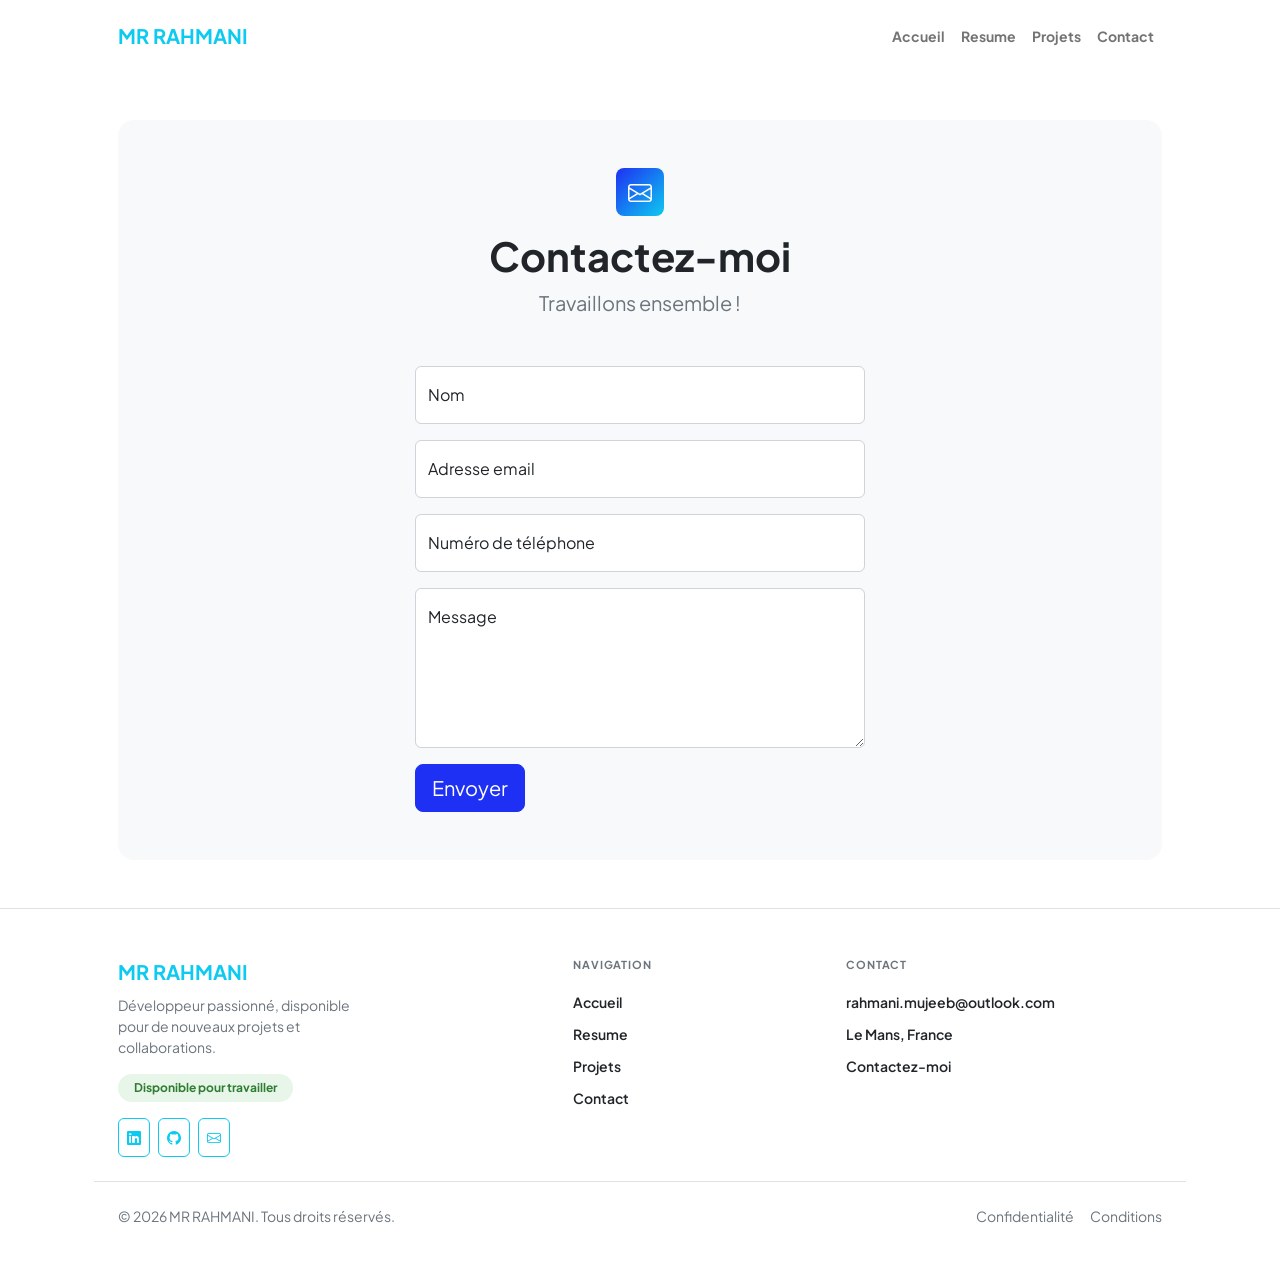
<file: contact.html>
<!DOCTYPE html>
<html lang="fr">
    <head>
        <meta charset="utf-8" />
        <meta name="viewport" content="width=device-width, initial-scale=1, shrink-to-fit=no" />
        <meta name="description" content="Contactez MR Rahmani, développeur web passionné basé au Mans, France." />
        <title>Contactezzzzzzzzz MR Rahmani – Développeur Web</title>
        <link rel="icon" type="image/x-icon" href="assets/favicon.ico" />
        <link rel="preconnect" href="https://fonts.googleapis.com" />
        <link rel="preconnect" href="https://fonts.gstatic.com" crossorigin />
        <link href="https://fonts.googleapis.com/css2?family=Plus+Jakarta+Sans:wght@100;200;300;400;500;600;700;800;900&display=swap" rel="stylesheet" />
        <link href="https://cdn.jsdelivr.net/npm/bootstrap-icons@1.8.1/font/bootstrap-icons.css" rel="stylesheet" />
        <link href="css/styles.css" rel="stylesheet" />
    </head>
    <body class="d-flex flex-column">
        <main class="flex-shrink-0">
            <!-- Navigation -->
            <nav class="navbar navbar-expand-lg navbar-light bg-white py-3">
                <div class="container px-5">
                    <a class="navbar-brand" href="index.html"><span class="fw-bolder text-primary">MR RAHMANI</span></a>
                    <button class="navbar-toggler" type="button" data-bs-toggle="collapse" data-bs-target="#navbarSupportedContent" aria-controls="navbarSupportedContent" aria-expanded="false" aria-label="Toggle navigation"><span class="navbar-toggler-icon"></span></button>
                    <div class="collapse navbar-collapse" id="navbarSupportedContent">
                        <ul class="navbar-nav ms-auto mb-2 mb-lg-0 small fw-bolder">
                            <li class="nav-item"><a class="nav-link" href="index.html">Accueil</a></li>
                            <li class="nav-item"><a class="nav-link" href="resume.html">Resume</a></li>
                            <li class="nav-item"><a class="nav-link" href="projects.html">Projets</a></li>
                            <li class="nav-item"><a class="nav-link" href="contact.html">Contact</a></li>
                        </ul>
                    </div>
                </div>
            </nav>

            <!-- Page content -->
            <section class="py-5">
                <div class="container px-5">
                    <div class="bg-light rounded-4 py-5 px-4 px-md-5">
                        <div class="text-center mb-5">
                            <div class="feature bg-primary bg-gradient-primary-to-secondary text-white rounded-3 mb-3"><i class="bi bi-envelope"></i></div>
                            <h1 class="fw-bolder">Contactez-moi</h1>
                            <p class="lead fw-normal text-muted mb-0">Travaillons ensemble !</p>
                        </div>
                        <div class="row gx-5 justify-content-center">
                            <div class="col-lg-8 col-xl-6">
                                <form action="https://formspree.io/f/mvzdjjdj" method="POST">
                                    <!-- Redirection vers merci.html après envoi -->
                                    <input type="hidden" name="_next" value="https://webforgedev1.github.io/votre-depot/merci.html" />

                                    <!-- Nom -->
                                    <div class="form-floating mb-3">
                                        <input class="form-control" id="name" type="text" name="name" placeholder="Votre nom" required />
                                        <label for="name">Nom</label>
                                    </div>
                                    <!-- Email -->
                                    <div class="form-floating mb-3">
                                        <input class="form-control" id="email" type="email" name="email" placeholder="name@example.com" required />
                                        <label for="email">Adresse email</label>
                                    </div>
                                    <!-- Téléphone -->
                                    <div class="form-floating mb-3">
                                        <input class="form-control" id="phone" type="tel" name="phone" placeholder="(123) 456-7890" />
                                        <label for="phone">Numéro de téléphone</label>
                                    </div>
                                    <!-- Message -->
                                    <div class="form-floating mb-3">
                                        <textarea class="form-control" id="message" name="message" placeholder="Votre message..." style="height: 10rem" required></textarea>
                                        <label for="message">Message</label>
                                    </div>
                                    <!-- Bouton -->
                                    <button class="btn btn-primary btn-lg" type="submit">Envoyer</button>
                                </form>
                            </div>
                        </div>
                    </div>
                </div>
            </section>
        </main>

        <!-- Footer -->
        <footer class="bg-white py-5 mt-auto border-top">
            <div class="container px-5">
                <div class="row g-5 pb-4 border-bottom mb-4">
                    <div class="col-lg-5">
                        <div class="fw-bolder text-primary fs-5 mb-2">MR RAHMANI</div>
                        <p class="text-muted small mb-3" style="max-width:260px;">
                            Développeur passionné, disponible pour de nouveaux projets et collaborations.
                        </p>
                        <span class="badge rounded-pill px-3 py-2" style="background:#e8f5e9; color:#2e7d32; font-size:12px;">
                            Disponible pour travailler
                        </span>
                        <div class="d-flex gap-2 mt-3">
                            <a href="https://www.linkedin.com/in/mujeeb-rahaman-rahmani/" target="_blank" class="btn btn-outline-secondary btn-sm rounded-2 p-2"><i class="bi bi-linkedin"></i></a>
                            <a href="https://github.com/WebForgeDev1/" target="_blank" class="btn btn-outline-secondary btn-sm rounded-2 p-2"><i class="bi bi-github"></i></a>
                            <a href="mailto:mujeebrahamanrahmani2122@gmail.com" target="_blank" class="btn btn-outline-secondary btn-sm rounded-2 p-2"><i class="bi bi-envelope"></i></a>
                        </div>
                    </div>
                    <div class="col-6 col-lg-3">
                        <p class="text-uppercase fw-bold small text-muted mb-3" style="letter-spacing:.08em; font-size:11px;">Navigation</p>
                        <ul class="list-unstyled">
                            <li class="mb-2"><a class="text-decoration-none fw-semibold text-dark small" href="index.html">Accueil</a></li>
                            <li class="mb-2"><a class="text-decoration-none fw-semibold text-dark small" href="resume.html">Resume</a></li>
                            <li class="mb-2"><a class="text-decoration-none fw-semibold text-dark small" href="projects.html">Projets</a></li>
                            <li class="mb-2"><a class="text-decoration-none fw-semibold text-dark small" href="contact.html">Contact</a></li>
                        </ul>
                    </div>
                    <div class="col-6 col-lg-4">
                        <p class="text-uppercase fw-bold small text-muted mb-3" style="letter-spacing:.08em; font-size:11px;">Contact</p>
                        <ul class="list-unstyled">
                            <li class="mb-2"><a class="text-decoration-none fw-semibold text-dark small" href="mailto:mujeebrahamanrahmani2122@gmail.com">rahmani.mujeeb@outlook.com</a></li>
                            <li class="mb-2"><a class="text-decoration-none fw-semibold text-dark small" href="#">Le Mans, France</a></li>
                            <li class="mb-2"><a class="text-decoration-none fw-semibold text-dark small" href="contact.html">Contactez-moi</a></li>
                        </ul>
                    </div>
                </div>
                <div class="d-flex justify-content-between align-items-center flex-wrap gap-2">
                    <p class="small text-muted m-0">© 2026 MR RAHMANI. Tous droits réservés.</p>
                    <div class="d-flex gap-3">
                        <a class="small text-muted text-decoration-none" href="conditions.html">Confidentialité</a>
                        <a class="small text-muted text-decoration-none" href="conditions.html">Conditions</a>
                    </div>
                </div>
            </div>
        </footer>

    </body>
</html>
</file>
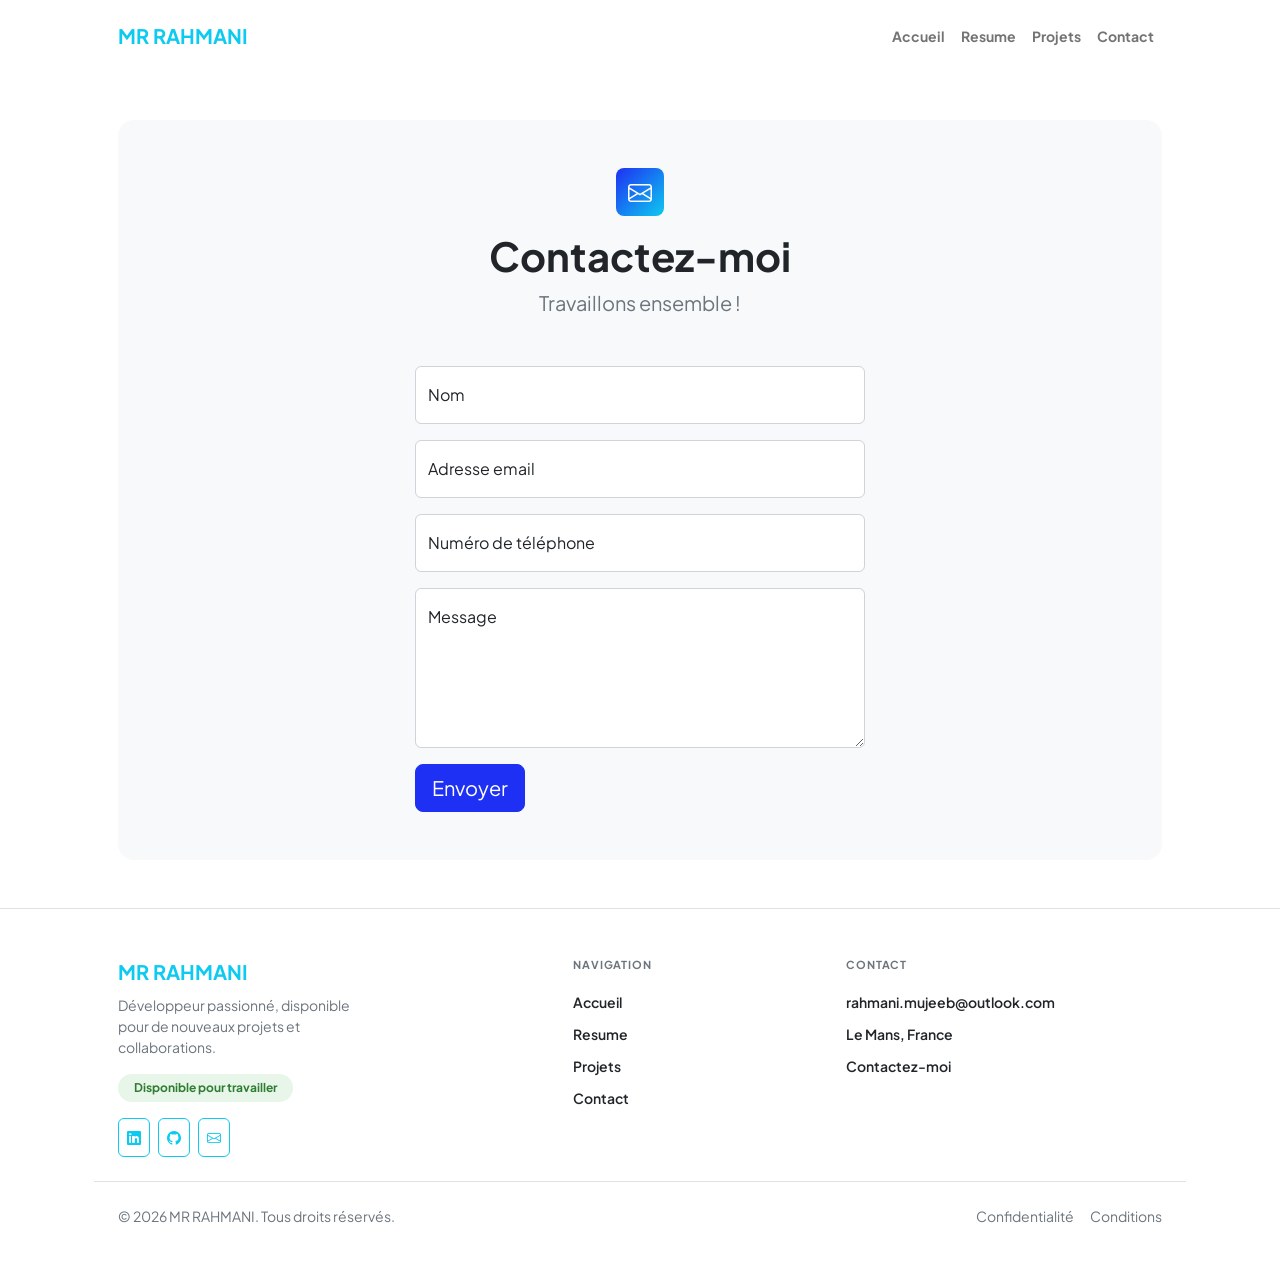
<file: merci.html>
<!DOCTYPE html>
<html lang="fr">
    <head>
        <meta charset="utf-8" />
        <meta name="viewport" content="width=device-width, initial-scale=1, shrink-to-fit=no" />
        <meta name="description" content="Contactez MR Rahmani, développeur web passionné basé au Mans, France." />
        <title>Contactez MR Rahmani – Développeur Web</title>
        <link rel="icon" type="image/x-icon" href="assets/favicon.ico" />
        <link rel="preconnect" href="https://fonts.googleapis.com" />
        <link rel="preconnect" href="https://fonts.gstatic.com" crossorigin />
        <link href="https://fonts.googleapis.com/css2?family=Plus+Jakarta+Sans:wght@100;200;300;400;500;600;700;800;900&display=swap" rel="stylesheet" />
        <link href="https://cdn.jsdelivr.net/npm/bootstrap-icons@1.8.1/font/bootstrap-icons.css" rel="stylesheet" />
        <link href="css/styles.css" rel="stylesheet" />
    </head>
    <body class="d-flex flex-column">
        <main class="flex-shrink-0">
            <!-- Navigation -->
            <nav class="navbar navbar-expand-lg navbar-light bg-white py-3">
                <div class="container px-5">
                    <a class="navbar-brand" href="index.html"><span class="fw-bolder text-primary">MR RAHMANI</span></a>
                    <button class="navbar-toggler" type="button" data-bs-toggle="collapse" data-bs-target="#navbarSupportedContent" aria-controls="navbarSupportedContent" aria-expanded="false" aria-label="Toggle navigation"><span class="navbar-toggler-icon"></span></button>
                    <div class="collapse navbar-collapse" id="navbarSupportedContent">
                        <ul class="navbar-nav ms-auto mb-2 mb-lg-0 small fw-bolder">
                            <li class="nav-item"><a class="nav-link" href="index.html">Accueil</a></li>
                            <li class="nav-item"><a class="nav-link" href="resume.html">Resume</a></li>
                            <li class="nav-item"><a class="nav-link" href="projects.html">Projets</a></li>
                            <li class="nav-item"><a class="nav-link" href="contact.html">Contact</a></li>
                        </ul>
                    </div>
                </div>
            </nav>

            <!-- Page content -->
            <section class="py-5">
                <div class="container px-5">
                    <div class="bg-light rounded-4 py-5 px-4 px-md-5">
                        <div class="text-center mb-5">
                            <div class="feature bg-primary bg-gradient-primary-to-secondary text-white rounded-3 mb-3"><i class="bi bi-envelope"></i></div>
                            <h1 class="fw-bolder">Contactez-moi</h1>
                            <p class="lead fw-normal text-muted mb-0">Travaillons ensemble !</p>
                        </div>
                        <div class="row gx-5 justify-content-center">
                            <div class="col-lg-8 col-xl-6">
                                <form id="contactForm">
                                    <!-- Nom -->
                                    <div class="form-floating mb-3">
                                        <input class="form-control" id="name" type="text" name="name" placeholder="Votre nom" required />
                                        <label for="name">Nom</label>
                                    </div>
                                    <!-- Email -->
                                    <div class="form-floating mb-3">
                                        <input class="form-control" id="email" type="email" name="email" placeholder="name@example.com" required />
                                        <label for="email">Adresse email</label>
                                    </div>
                                    <!-- Téléphone -->
                                    <div class="form-floating mb-3">
                                        <input class="form-control" id="phone" type="tel" name="phone" placeholder="(123) 456-7890" />
                                        <label for="phone">Numéro de téléphone</label>
                                    </div>
                                    <!-- Message -->
                                    <div class="form-floating mb-3">
                                        <textarea class="form-control" id="message" name="message" placeholder="Votre message..." style="height: 10rem" required></textarea>
                                        <label for="message">Message</label>
                                    </div>
                                    <!-- Bouton -->
                                    <button class="btn btn-primary btn-lg" type="submit" id="submitButton">
                                        <span id="btnText">Envoyer</span>
                                        <span id="btnSpinner" class="d-none spinner-border spinner-border-sm ms-2" role="status"></span>
                                    </button>
                                </form>
                            </div>
                        </div>
                    </div>
                </div>
            </section>
        </main>

        <!-- Footer -->
        <footer class="bg-white py-5 mt-auto border-top">
            <div class="container px-5">
                <div class="row g-5 pb-4 border-bottom mb-4">
                    <div class="col-lg-5">
                        <div class="fw-bolder text-primary fs-5 mb-2">MR RAHMANI</div>
                        <p class="text-muted small mb-3" style="max-width:260px;">
                            Développeur passionné, disponible pour de nouveaux projets et collaborations.
                        </p>
                        <span class="badge rounded-pill px-3 py-2" style="background:#e8f5e9; color:#2e7d32; font-size:12px;">
                            Disponible pour travailler
                        </span>
                        <div class="d-flex gap-2 mt-3">
                            <a href="https://www.linkedin.com/in/mujeeb-rahaman-rahmani/" target="_blank" class="btn btn-outline-secondary btn-sm rounded-2 p-2"><i class="bi bi-linkedin"></i></a>
                            <a href="https://github.com/WebForgeDev1/" target="_blank" class="btn btn-outline-secondary btn-sm rounded-2 p-2"><i class="bi bi-github"></i></a>
                            <a href="mailto:mujeebrahamanrahmani2122@gmail.com" target="_blank" class="btn btn-outline-secondary btn-sm rounded-2 p-2"><i class="bi bi-envelope"></i></a>
                        </div>
                    </div>
                    <div class="col-6 col-lg-3">
                        <p class="text-uppercase fw-bold small text-muted mb-3" style="letter-spacing:.08em; font-size:11px;">Navigation</p>
                        <ul class="list-unstyled">
                            <li class="mb-2"><a class="text-decoration-none fw-semibold text-dark small" href="index.html">Accueil</a></li>
                            <li class="mb-2"><a class="text-decoration-none fw-semibold text-dark small" href="resume.html">Resume</a></li>
                            <li class="mb-2"><a class="text-decoration-none fw-semibold text-dark small" href="projects.html">Projets</a></li>
                            <li class="mb-2"><a class="text-decoration-none fw-semibold text-dark small" href="contact.html">Contact</a></li>
                        </ul>
                    </div>
                    <div class="col-6 col-lg-4">
                        <p class="text-uppercase fw-bold small text-muted mb-3" style="letter-spacing:.08em; font-size:11px;">Contact</p>
                        <ul class="list-unstyled">
                            <li class="mb-2"><a class="text-decoration-none fw-semibold text-dark small" href="mailto:mujeebrahamanrahmani2122@gmail.com">rahmani.mujeeb@outlook.com</a></li>
                            <li class="mb-2"><a class="text-decoration-none fw-semibold text-dark small" href="#">Le Mans, France</a></li>
                            <li class="mb-2"><a class="text-decoration-none fw-semibold text-dark small" href="contact.html">Contactez-moi</a></li>
                        </ul>
                    </div>
                </div>
                <div class="d-flex justify-content-between align-items-center flex-wrap gap-2">
                    <p class="small text-muted m-0">© 2026 MR RAHMANI. Tous droits réservés.</p>
                    <div class="d-flex gap-3">
                        <a class="small text-muted text-decoration-none" href="conditions.html">Confidentialité</a>
                        <a class="small text-muted text-decoration-none" href="conditions.html">Conditions</a>
                    </div>
                </div>
            </div>
        </footer>

        <script>
            const form = document.getElementById("contactForm");
            const submitBtn = document.getElementById("submitButton");
            const btnText = document.getElementById("btnText");
            const btnSpinner = document.getElementById("btnSpinner");

            form.addEventListener("submit", async function(e) {
                e.preventDefault();

                // Spinner
                btnText.textContent = "Envoi en cours...";
                btnSpinner.classList.remove("d-none");
                submitBtn.disabled = true;

                const data = new FormData(form);

                try {
                    const response = await fetch("https://formspree.io/f/mvzdjjdj", {
                        method: "POST",
                        body: data,
                        headers: { "Accept": "application/json" }
                    });

                    if (response.ok) {
                        // Redirection vers merci.html
                        window.location.href = "merci.html";
                    } else {
                        alert("Erreur lors de l'envoi. Veuillez réessayer.");
                        btnText.textContent = "Envoyer";
                        btnSpinner.classList.add("d-none");
                        submitBtn.disabled = false;
                    }
                } catch (error) {
                    alert("Erreur réseau. Veuillez réessayer.");
                    btnText.textContent = "Envoyer";
                    btnSpinner.classList.add("d-none");
                    submitBtn.disabled = false;
                }
            });
        </script>

    </body>
</html>
</file>
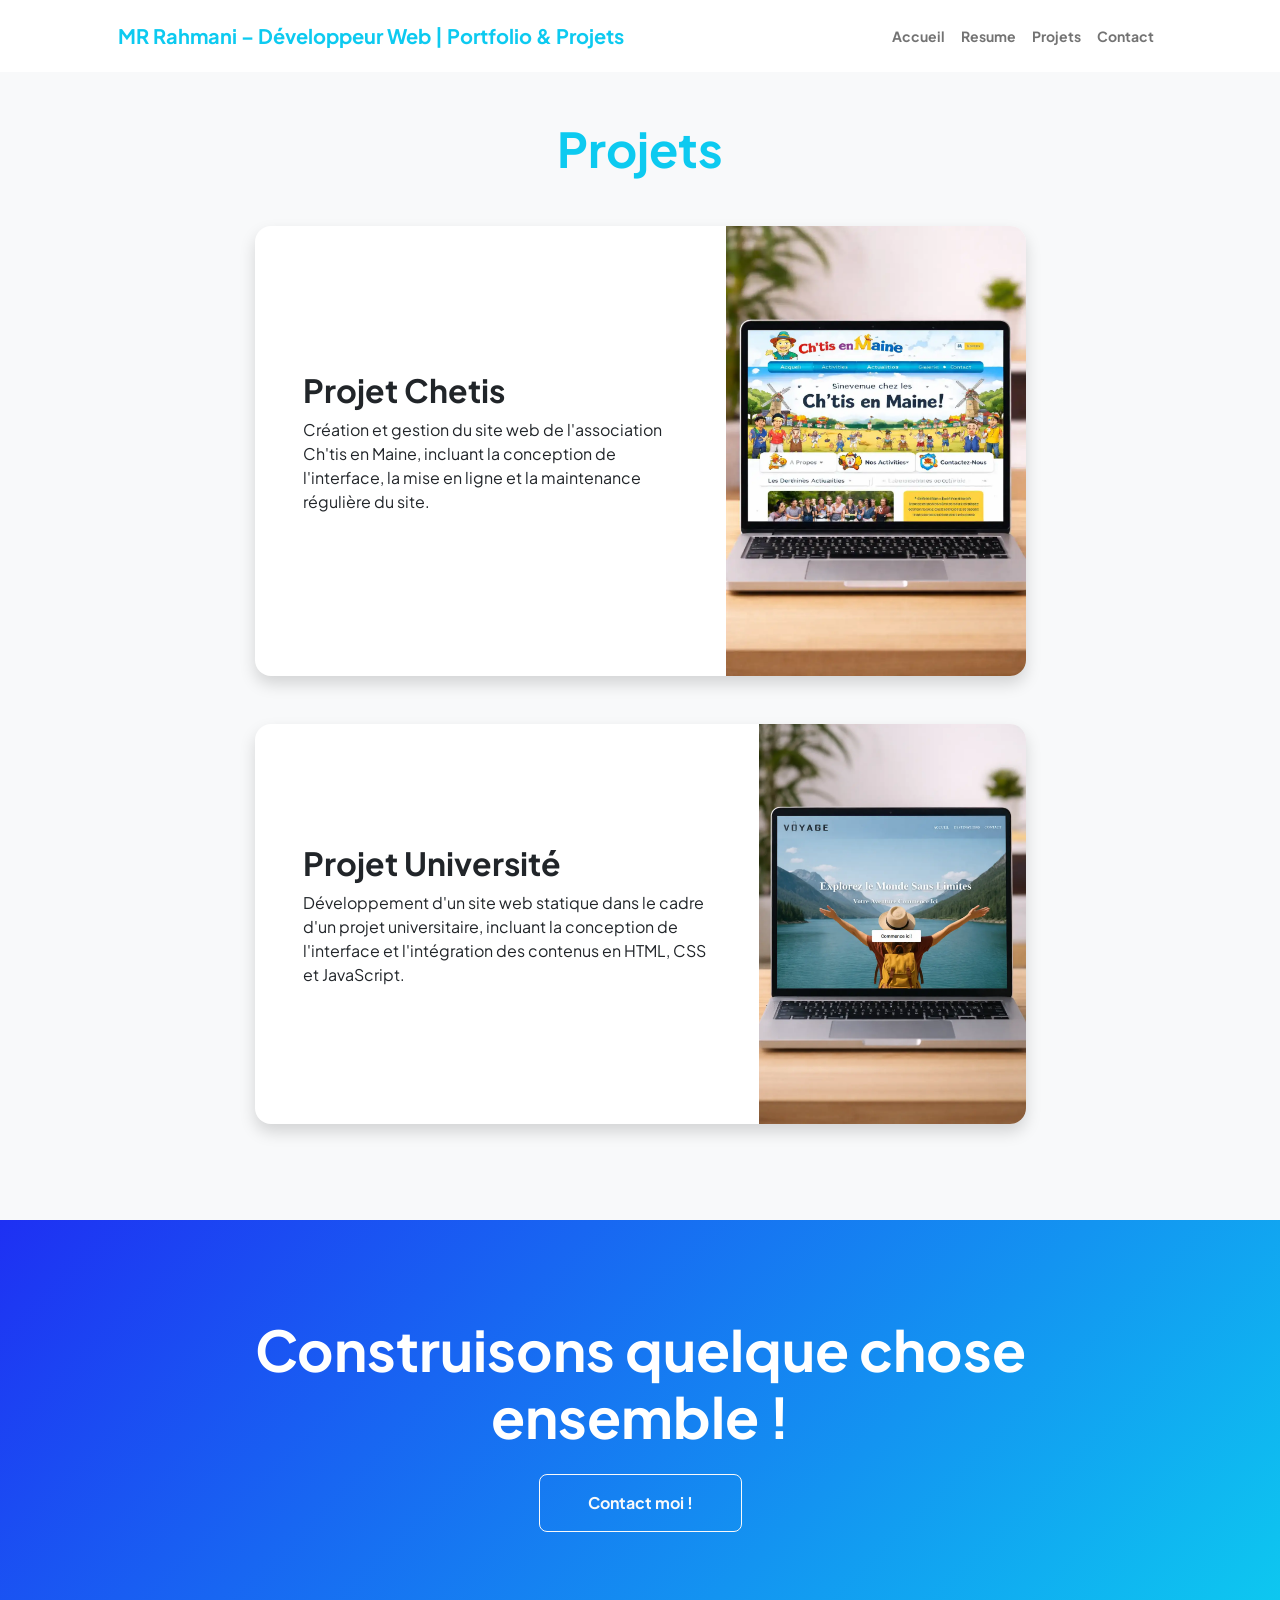
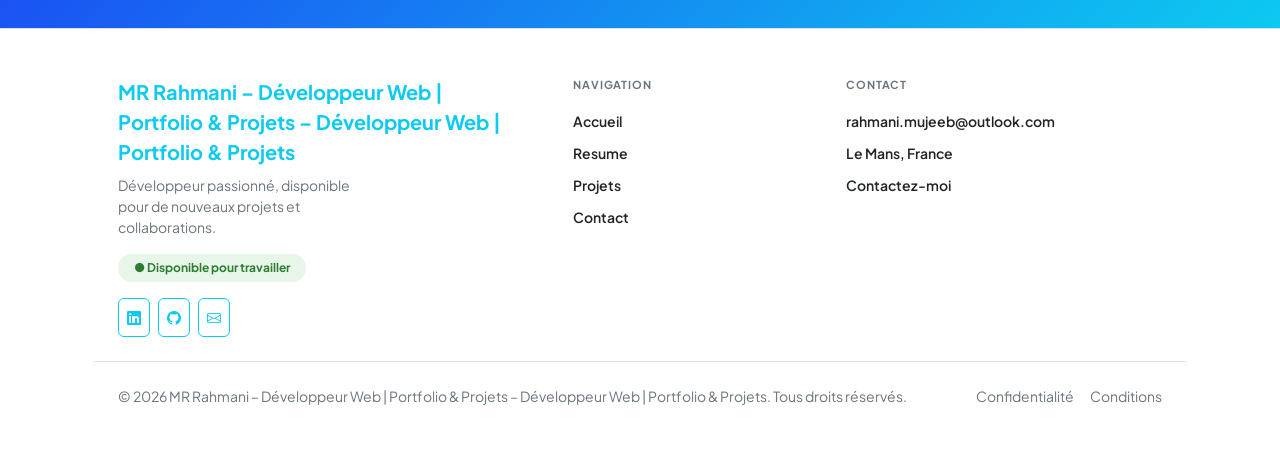
<file: projects.html>
<!DOCTYPE html>
<html lang="fr">
    <head>
        <meta charset="utf-8">
        <meta name="viewport" content="width=device-width, initial-scale=1, shrink-to-fit=no">
        <meta name="description" content="Découvrez les projets web réalisés par MR Rahmani : sites responsive, applications web et intégrations modernes.">
        <meta name="author" content="">
        <title>MR Rahmani – Développeur Web | Portfolio & Projets</title>
        <!-- Favicon-->
        <link rel="icon" type="image/x-icon" href="assets/favicon.ico">
        <!-- Custom Google font-->
        <link rel="preconnect" href="https://fonts.googleapis.com">
        <link rel="preconnect" href="https://fonts.gstatic.com" crossorigin>
        <link href="https://fonts.googleapis.com/css2?family=Plus+Jakarta+Sans:wght@100;200;300;400;500;600;700;800;900&amp;display=swap" rel="stylesheet">
        <!-- Bootstrap icons-->
        <link href="https://cdn.jsdelivr.net/npm/bootstrap-icons@1.8.1/font/bootstrap-icons.css" rel="stylesheet">
        <!-- Core theme CSS (includes Bootstrap)-->
        <link href="css/styles.css" rel="stylesheet">
    </head>
    <body class="d-flex flex-column h-100 bg-light">
        <main class="flex-shrink-0">
            <!-- Navigation-->
            <nav class="navbar navbar-expand-lg navbar-light bg-white py-3">
                <div class="container px-5">
                    <a class="navbar-brand" href="index.html"><span class="fw-bolder text-primary">MR Rahmani – Développeur Web | Portfolio & Projets</span></a>
                    <button class="navbar-toggler" type="button" data-bs-toggle="collapse" data-bs-target="#navbarSupportedContent" aria-controls="navbarSupportedContent" aria-expanded="false" aria-label="Toggle navigation"><span class="navbar-toggler-icon"></span></button>
                    <div class="collapse navbar-collapse" id="navbarSupportedContent">
                        <ul class="navbar-nav ms-auto mb-2 mb-lg-0 small fw-bolder">
                            <li class="nav-item"><a class="nav-link" href="index.html">Accueil</a></li>
                            <li class="nav-item"><a class="nav-link" href="resume.html">Resume</a></li>
                            <li class="nav-item"><a class="nav-link" href="projects.html">Projets</a></li>
                            <li class="nav-item"><a class="nav-link" href="contact.html">Contact</a></li>
                        </ul>
                    </div>
                </div>
            </nav>
            <!-- Projects Section-->
            <section class="py-5">
                <div class="container px-5 mb-5">
                    <div class="text-center mb-5">
                        <h1 class="display-5 fw-bolder mb-0"><span class="text-gradient d-inline">Projets</span></h1>
                    </div>
                    <div class="row gx-5 justify-content-center">
                        <div class="col-lg-11 col-xl-9 col-xxl-8">
                            <!-- Project Card 1-->
                            <div class="card overflow-hidden shadow rounded-4 border-0 mb-5">
                                <div class="card-body p-0">
                                    <div class="d-flex align-items-center">
                                        <div class="p-5">
                                            <h2 class="fw-bolder">Projet Chetis </h2>
                                            <p>Création et gestion du site web de l'association Ch'tis en Maine, incluant la conception de l'interface, la mise en ligne et la maintenance régulière du site.</p>
                                        </div>
                                        <img class="img-fluid" src="assets/assocaition_web.webp" alt="Site web de l'association Ch'tis en Maine" width="300">
                                    </div>
                                </div>
                            </div>
                            <!-- Project Card 2-->
                            <div class="card overflow-hidden shadow rounded-4 border-0">
                                <div class="card-body p-0">
                                    <div class="d-flex align-items-center">
                                        <div class="p-5">
                                            <h2 class="fw-bolder">Projet Université</h2>
                                            <p>Développement d'un site web statique dans le cadre d'un projet universitaire, incluant la conception de l'interface et l'intégration des contenus en HTML, CSS et JavaScript.</p>
                                        </div>
                                        <img class="img-fluid" src="assets/uni_projet.webp" alt="universite_projet" width="300px" height="400px" >
                                    </div>
                                </div>
                            </div>
                        </div>
                    </div>
                </div>
            </section>
            <!-- Call to action section-->
            <section class="py-5 bg-gradient-primary-to-secondary text-white">
                <div class="container px-5 my-5">
                    <div class="text-center">
                        <h2 class="display-4 fw-bolder mb-4">Construisons quelque chose ensemble !</h2>
                        <a class="btn btn-outline-light btn-lg px-5 py-3 fs-6 fw-bolder" href="contact.html">Contact moi !</a>
                    </div>
                </div>
            </section>
        </main>
     

        
  
        <!-- Footer -->
<footer class="bg-white py-5 mt-auto border-top">
  <div class="container px-5">
    <div class="row g-5 pb-4 border-bottom mb-4">

      <!-- Brand col -->
      <div class="col-lg-5">
        <div class="fw-bolder text-primary fs-5 mb-2">MR Rahmani – Développeur Web | Portfolio & Projets – Développeur Web | Portfolio & Projets</div>
        <p class="text-muted small mb-3" style="max-width:260px;">
          Développeur passionné, disponible pour de nouveaux projets et collaborations.
        </p>
        <span class="badge rounded-pill px-3 py-2" style="background:#e8f5e9; color:#2e7d32; font-size:12px;">
          ● Disponible pour travailler
        </span>
        <div class="d-flex gap-2 mt-3">
          <a href="https://www.linkedin.com/in/mujeeb-rahaman-rahmani/" target="_blank" aria-label="linkedin de MR Rahmani – Développeur Web | Portfolio & Projets" class="btn btn-outline-secondary btn-sm rounded-2 p-2"><i class="bi bi-linkedin"></i></a>
          <a href="https://github.com/WebForgeDev1/" target="_blank" aria-label="GitHub de MR Rahmani – Développeur Web | Portfolio & Projets" class="btn btn-outline-secondary btn-sm rounded-2 p-2"><i class="bi bi-github"></i></a>
          <a href="mailto:rahmani.mujeeb@outlook.com" target="_blank" aria-label="Envoyer un message" class="btn btn-outline-secondary btn-sm rounded-2 p-2"><i class="bi bi-envelope"></i></a>
        </div>
      </div>

      <!-- Nav col -->
      <div class="col-6 col-lg-3">
        <p class="text-uppercase fw-bold small text-muted mb-3" style="letter-spacing:.08em; font-size:11px;">Navigation</p>
        <ul class="list-unstyled">
          <li class="mb-2"><a class="text-decoration-none fw-semibold text-dark small" href="index.html">Accueil</a></li>
          <li class="mb-2"><a class="text-decoration-none fw-semibold text-dark small" href="resume.html">Resume</a></li>
          <li class="mb-2"><a class="text-decoration-none fw-semibold text-dark small" href="projects.html">Projets</a></li>
          <li class="mb-2"><a class="text-decoration-none fw-semibold text-dark small" href="contact.html">Contact</a></li>
        </ul>
      </div>

      <!-- Contact col -->
      <div class="col-6 col-lg-4">
        <p class="text-uppercase fw-bold small text-muted mb-3" style="letter-spacing:.08em; font-size:11px;">Contact</p>
        <ul class="list-unstyled">
          <li class="mb-2"><a class="text-decoration-none fw-semibold text-dark small" href="mailto:rahmani.mujeeb@outlook.com">rahmani.mujeeb@outlook.com</a></li>
          <li class="mb-2"><a class="text-decoration-none fw-semibold text-dark small" href="#">Le Mans, France</a></li>
          <li class="mb-2"><a class="text-decoration-none fw-semibold text-dark small" href="contact.html">Contactez-moi</a></li>
        </ul>
      </div>

    </div>

    <!-- Bottom bar -->
    <div class="d-flex justify-content-between align-items-center flex-wrap gap-2">
      <p class="small text-muted m-0">© 2026 MR Rahmani – Développeur Web | Portfolio & Projets – Développeur Web | Portfolio & Projets. Tous droits réservés.</p>
      <div class="d-flex gap-3">
        <a class="small text-muted text-decoration-none" href="conditions.html">Confidentialité</a>
        <a class="small text-muted text-decoration-none" href="conditions.html">Conditions</a>
      </div>
    </div>

  </div>
</footer>
        <!-- Bootstrap core JS-->
        <script src="https://cdn.jsdelivr.net/npm/bootstrap@5.2.3/dist/js/bootstrap.bundle.min.js"></script>
        <!-- Core theme JS-->
        <script src="js/scripts.js"></script>
    </body>
</html>
</file>
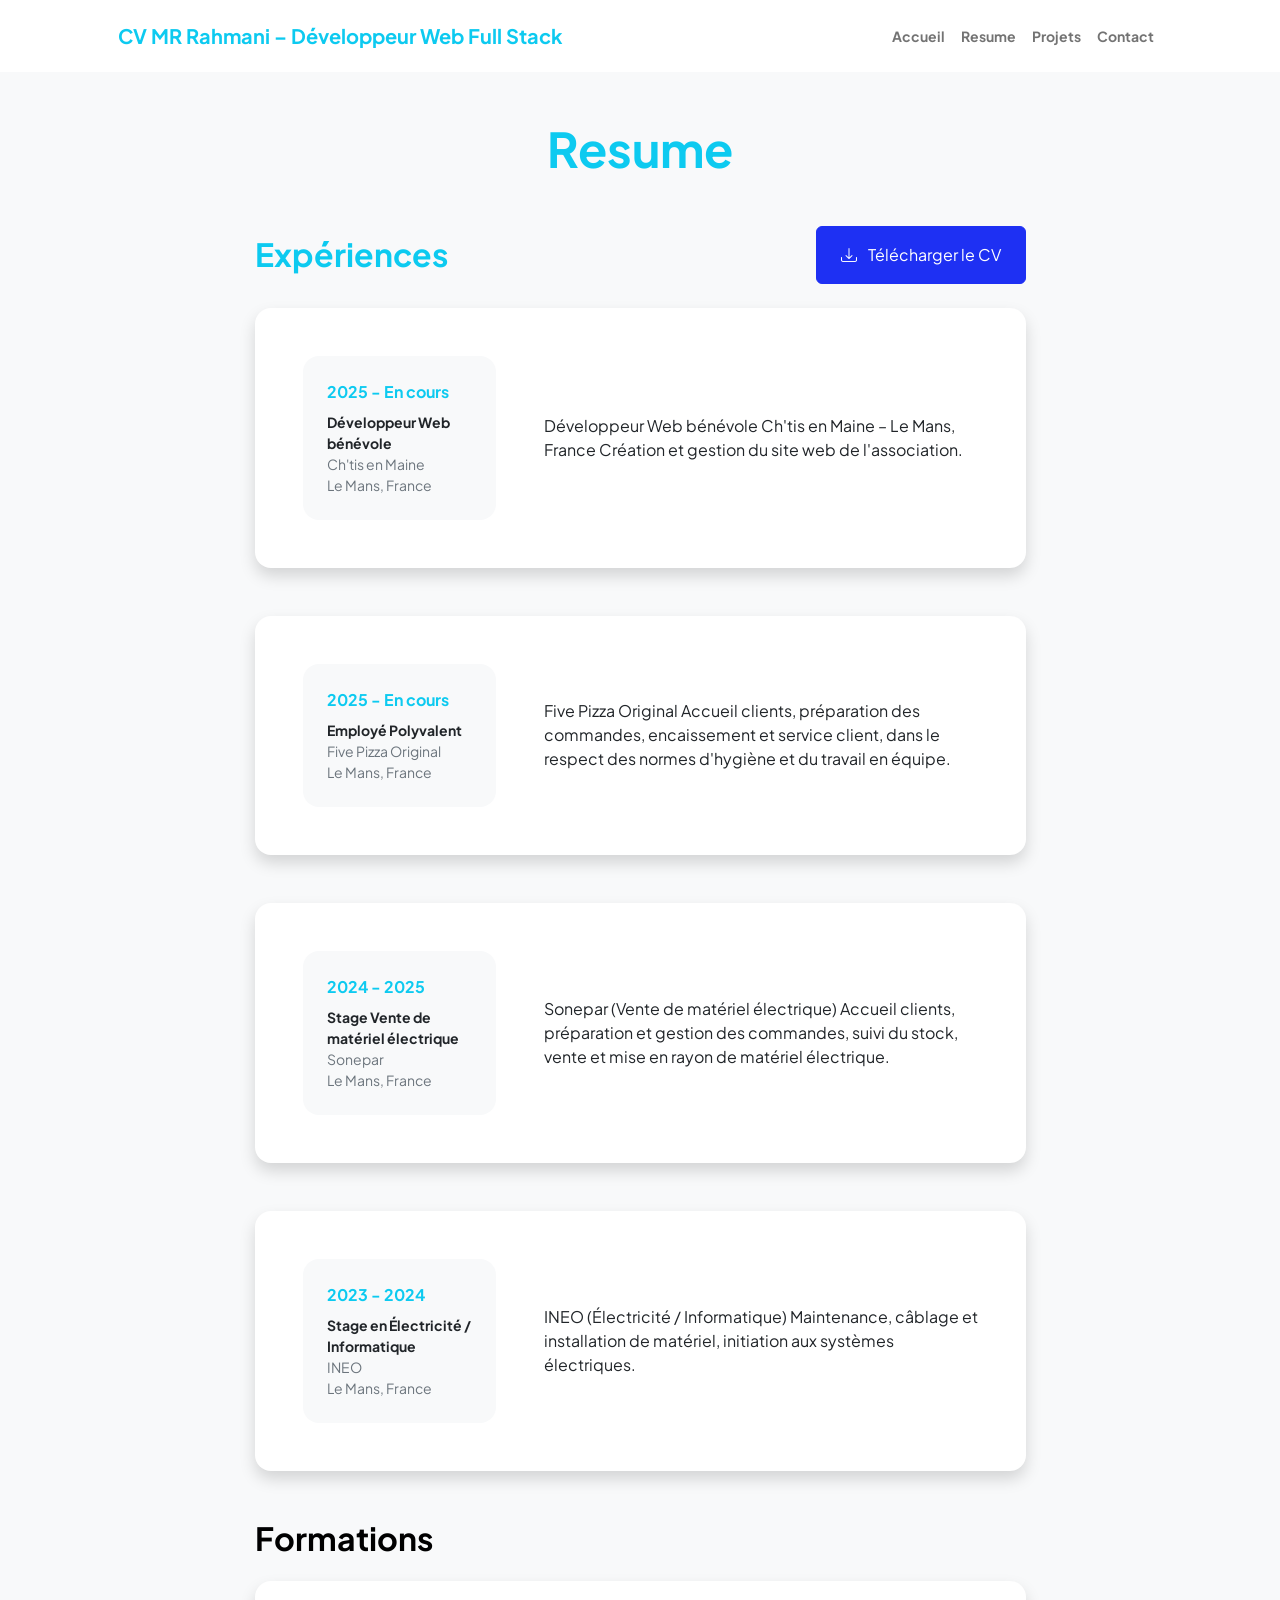
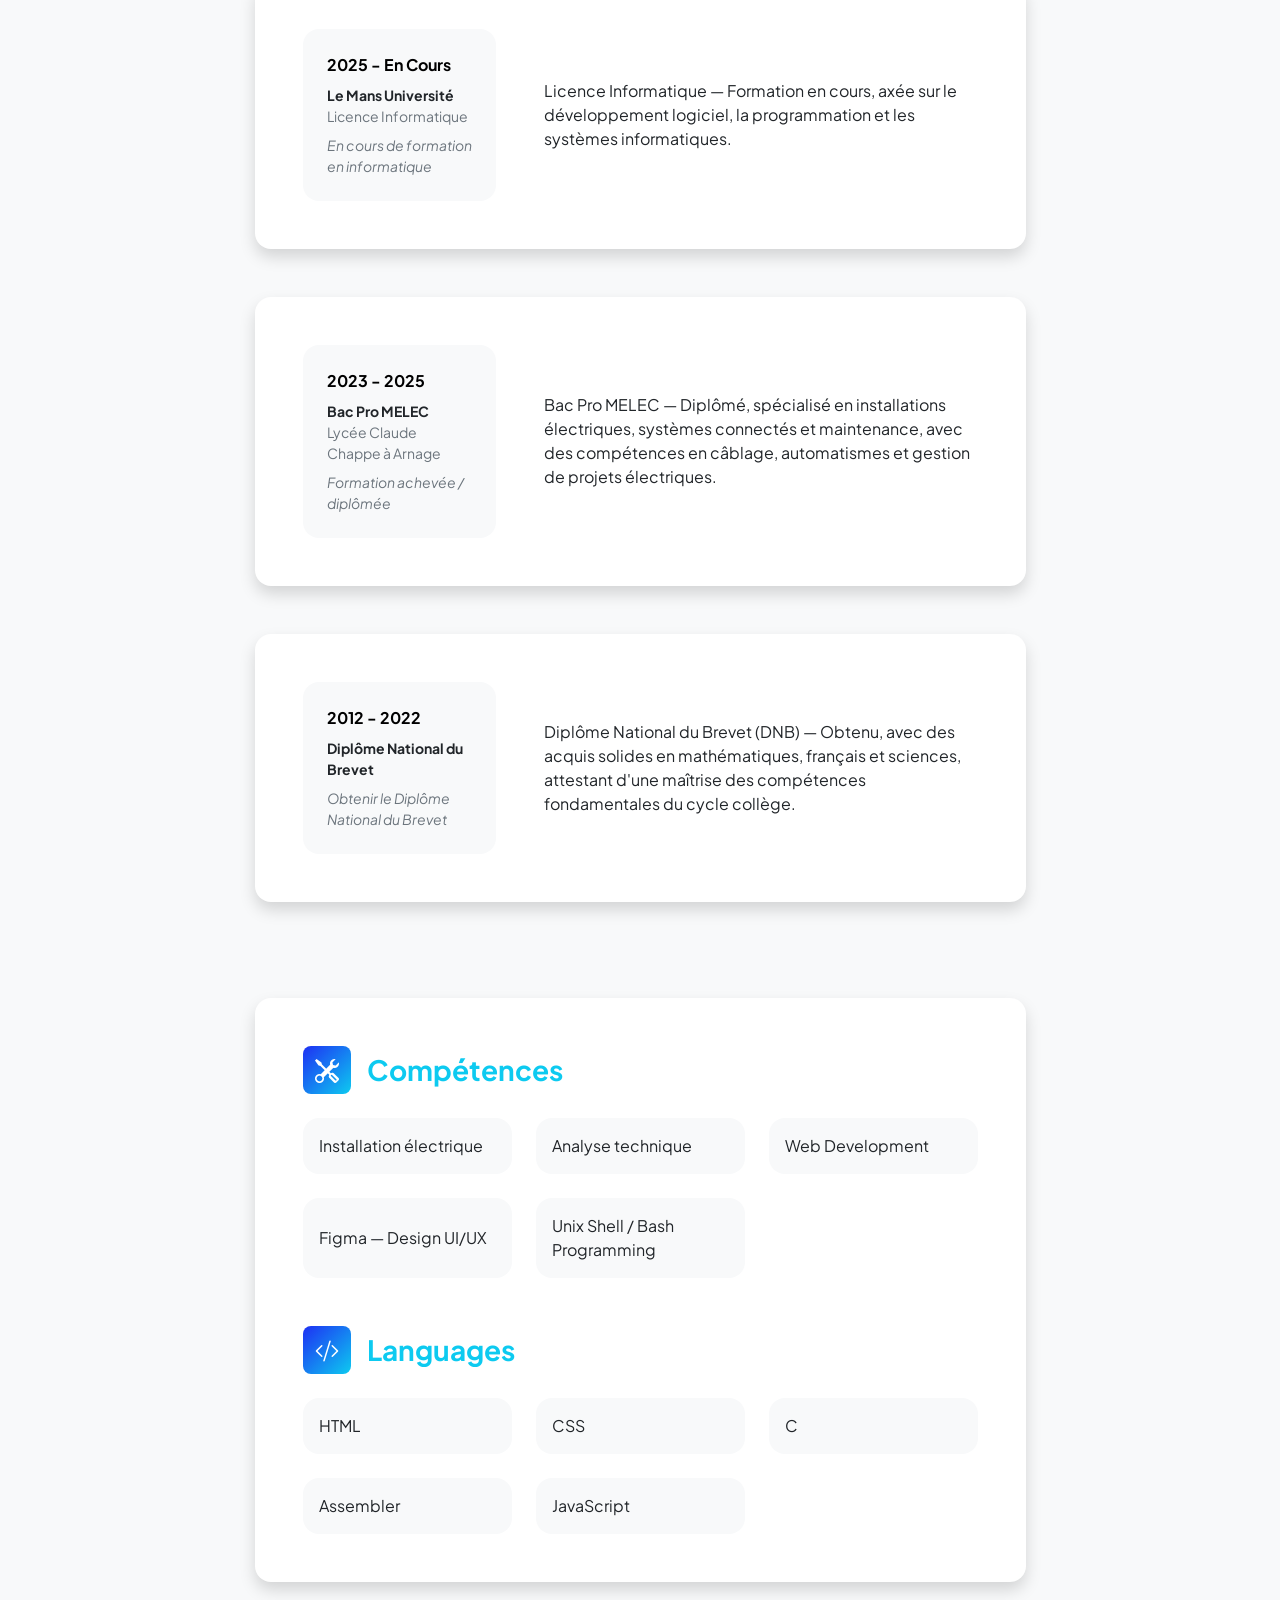
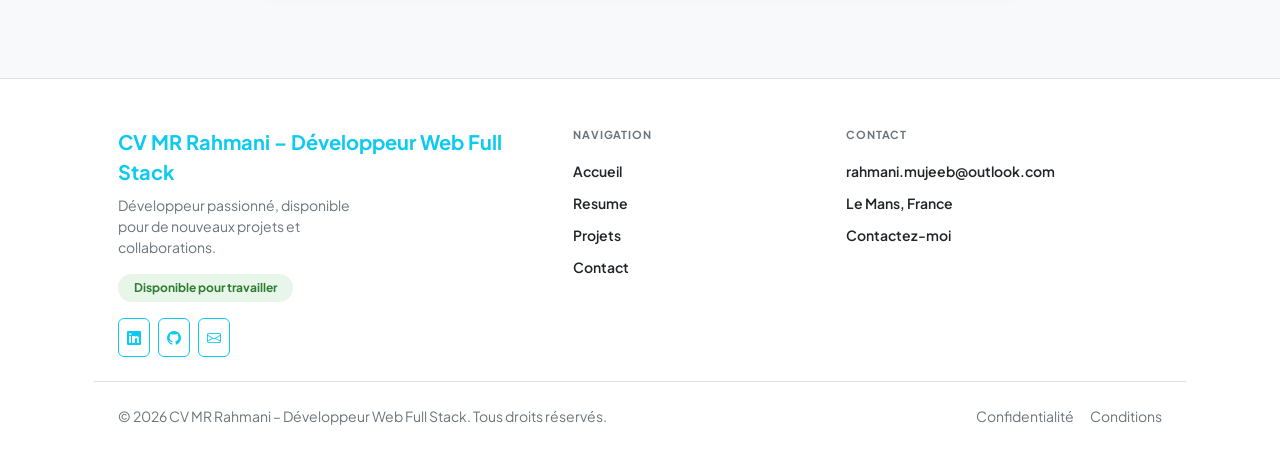
<file: resume.html>
<!DOCTYPE html>
<html lang="fr">
    <head>
        <meta charset="utf-8" >
        <meta name="viewport" content="width=device-width, initial-scale=1, shrink-to-fit=no" >
        <meta name="description" content="CV de MR Rahmani, développeur web. Compétences, formations et expériences professionnelles en développement web." >
        <meta name="author" content="" >
        <title>CV MR Rahmani – Développeur Web Full Stack</title>
        <!-- Favicon-->
        <link rel="icon" type="image/x-icon" href="assets/favicon.ico" >
        <!-- Custom Google font-->
        <link rel="preconnect" href="https://fonts.googleapis.com" >
        <link rel="preconnect" href="https://fonts.gstatic.com" crossorigin >
        <link href="https://fonts.googleapis.com/css2?family=Plus+Jakarta+Sans:wght@100;200;300;400;500;600;700;800;900&amp;display=swap" rel="stylesheet">
        <!-- Bootstrap icons-->
        <link href="https://cdn.jsdelivr.net/npm/bootstrap-icons@1.8.1/font/bootstrap-icons.css" rel="stylesheet">
        <!-- Core theme CSS (includes Bootstrap)-->
        <link href="css/styles.css" rel="stylesheet" >
    </head>
    <body class="d-flex flex-column h-100 bg-light">
        <main class="flex-shrink-0">
            <!-- Navigation-->
            <nav class="navbar navbar-expand-lg navbar-light bg-white py-3">
                <div class="container px-5">
                    <a class="navbar-brand" href="index.html"><span class="fw-bolder text-primary">CV MR Rahmani – Développeur Web Full Stack</span></a>
                    <button class="navbar-toggler" type="button" data-bs-toggle="collapse" data-bs-target="#navbarSupportedContent" aria-controls="navbarSupportedContent" aria-expanded="false" aria-label="Toggle navigation"><span class="navbar-toggler-icon"></span></button>
                    <div class="collapse navbar-collapse" id="navbarSupportedContent">
                        <ul class="navbar-nav ms-auto mb-2 mb-lg-0 small fw-bolder">
                            <li class="nav-item"><a class="nav-link" href="index.html">Accueil</a></li>
                            <li class="nav-item"><a class="nav-link" href="resume.html">Resume</a></li>
                            <li class="nav-item"><a class="nav-link" href="projects.html">Projets</a></li>
                            <li class="nav-item"><a class="nav-link" href="contact.html">Contact</a></li>
                        </ul>
                    </div>
                </div>
            </nav>
            <!-- Page Content-->
            <div class="container px-5 my-5">
                <div class="text-center mb-5">
                    <h1 class="display-5 fw-bolder mb-0"><span class="text-gradient d-inline">Resume</span></h1>
                </div>
                <div class="row gx-5 justify-content-center">
                    <div class="col-lg-11 col-xl-9 col-xxl-8">
                        <!-- Experience Section-->
                        <section>
                            <div class="d-flex align-items-center justify-content-between mb-4">
                                <h2 class="text-primary fw-bolder mb-0">Expériences</h2>
                                <!-- Download resume button-->
                                <!-- Note: Set the link href target to a PDF file within your project-->
                                <a class="btn btn-primary px-4 py-3" href="cv.pdf" download="" target="_blank">
                                    <div class="d-inline-block bi bi-download me-2"></div>
                                    Télécharger le CV 
                                </a>
                            </div>
                            <!-- Experience Card 1-->
                            <div class="card shadow border-0 rounded-4 mb-5">
                                <div class="card-body p-5">
                                    <div class="row align-items-center gx-5">
                                        <div class="col text-center text-lg-start mb-4 mb-lg-0">
                                            <div class="bg-light p-4 rounded-4">
                                                <div class="text-primary fw-bolder mb-2">2025 - En cours</div>
                                                <div class="small fw-bolder">Développeur Web bénévole</div>
                                                <div class="small text-muted">Ch'tis en Maine</div>
                                        
                                                <div class="small text-muted">Le Mans, France </div>
                                            </div>
                                        </div>
                                        <div class="col-lg-8"><div>Développeur Web bénévole Ch'tis en Maine – Le Mans, France Création et gestion du site web de l'association.</div></div>
                                    </div>
                                </div>
                            </div>
                            <!-- Experience Card 2-->
                            <div class="card shadow border-0 rounded-4 mb-5">
                                <div class="card-body p-5">
                                    <div class="row align-items-center gx-5">
                                        <div class="col text-center text-lg-start mb-4 mb-lg-0">
                                            <div class="bg-light p-4 rounded-4">
                                                <div class="text-primary fw-bolder mb-2">2025 - En cours</div>
                                                <div class="small fw-bolder">Employé Polyvalent </div>
                                                <div class="small text-muted">Five Pizza Original</div>
                                                <div class="small text-muted">Le Mans, France</div>
                                            </div>
                                        </div>
                                        <div class="col-lg-8"><div>Five Pizza Original Accueil clients, préparation des commandes, encaissement et service client, dans le respect des normes d'hygiène et du travail en équipe.</div></div>
                                    </div>
                                </div>
                            </div>

                               <!-- Experience Card 3-->
                            <div class="card shadow border-0 rounded-4 mb-5">
                                <div class="card-body p-5">
                                    <div class="row align-items-center gx-5">
                                        <div class="col text-center text-lg-start mb-4 mb-lg-0">
                                            <div class="bg-light p-4 rounded-4">
                                                <div class="text-primary fw-bolder mb-2">2024 - 2025</div>
                                                <div class="small fw-bolder">Stage Vente de matériel électrique </div>
                                                <div class="small text-muted">Sonepar</div>
                                                <div class="small text-muted">Le Mans, France</div>
                                            </div>
                                        </div>
                                        <div class="col-lg-8"><div>Sonepar (Vente de matériel électrique) Accueil clients, préparation et gestion des commandes, suivi du stock, vente et mise en rayon de matériel électrique.</div></div>
                                    </div>
                                </div>
                            </div>


                            <!-- Experience Card 4-->
                            <div class="card shadow border-0 rounded-4 mb-5">
                                <div class="card-body p-5">
                                    <div class="row align-items-center gx-5">
                                        <div class="col text-center text-lg-start mb-4 mb-lg-0">
                                            <div class="bg-light p-4 rounded-4">
                                                <div class="text-primary fw-bolder mb-2">2023 - 2024</div>
                                                <div class="small fw-bolder">Stage en Électricité / Informatique </div>
                                                <div class="small text-muted">INEO</div>
                                                <div class="small text-muted">Le Mans, France</div>
                                            </div>
                                        </div>
                                        <div class="col-lg-8"><div>INEO (Électricité / Informatique) Maintenance, câblage et installation de matériel, initiation aux systèmes électriques.</div></div>
                                    </div>
                                </div>
                            </div>
                        </section>
                        <!-- Education Section-->
                        <section>
                            <h2 class="text-secondary fw-bolder mb-4">Formations</h2>
                            <!-- Education Card 1-->
                            <div class="card shadow border-0 rounded-4 mb-5">
                                <div class="card-body p-5">
                                    <div class="row align-items-center gx-5">
                                        <div class="col text-center text-lg-start mb-4 mb-lg-0">
                                            <div class="bg-light p-4 rounded-4">
                                                <div class="text-secondary fw-bolder mb-2">2025 - En Cours</div>
                                                <div class="mb-2">
                                                    <div class="small fw-bolder">Le Mans Université</div>
                                                    <div class="small text-muted">Licence Informatique</div>
                                                </div>
                                                <div class="fst-italic">
                                                    <div class="small text-muted">En cours de formation en informatique</div>
                                                </div>
                                            </div>
                                        </div>
                                        <div class="col-lg-8"><div>Licence Informatique — Formation en cours, axée sur le développement logiciel, la programmation et les systèmes informatiques.</div></div>
                                    </div>
                                </div>
                            </div>
                            <!-- Education Card 2-->
                            <div class="card shadow border-0 rounded-4 mb-5">
                                <div class="card-body p-5">
                                    <div class="row align-items-center gx-5">
                                        <div class="col text-center text-lg-start mb-4 mb-lg-0">
                                            <div class="bg-light p-4 rounded-4">
                                                <div class="text-secondary fw-bolder mb-2">2023 - 2025</div>
                                                <div class="mb-2">
                                                    <div class="small fw-bolder">Bac Pro MELEC </div>
                                                    <div class="small text-muted"> Lycée Claude Chappe à Arnage</div>
                                                </div>
                                                <div class="fst-italic">
                                                    <div class="small text-muted">Formation achevée / diplômée</div>
                                                </div>
                                            </div>
                                        </div>
                                        <div class="col-lg-8"><div>Bac Pro MELEC — Diplômé, spécialisé en installations électriques, systèmes connectés et maintenance, avec des compétences en câblage, automatismes et gestion de projets électriques.</div></div>
                                    </div>

                                </div>
                            </div>

                             <!-- Education Card 3-->
                            <div class="card shadow border-0 rounded-4 mb-5">
                                <div class="card-body p-5">
                                    <div class="row align-items-center gx-5">
                                        <div class="col text-center text-lg-start mb-4 mb-lg-0">
                                            <div class="bg-light p-4 rounded-4">
                                                <div class="text-secondary fw-bolder mb-2">2012 - 2022</div>
                                                <div class="mb-2">
                                                    <div class="small fw-bolder">Diplôme National du Brevet</div>
                                                </div>
                                                <div class="fst-italic">
                                                    <div class="small text-muted">Obtenir le Diplôme National du Brevet</div>
                                                </div>
                                            </div>
                                        </div>
                                        <div class="col-lg-8"><div> Diplôme National du Brevet (DNB) — Obtenu, avec des acquis solides en mathématiques, français et sciences, attestant d'une maîtrise des compétences fondamentales du cycle collège.</div></div>
                                    </div>
                                </div>
                            </div>

                        </section>
                        <!-- Divider-->
                        <div class="pb-5"></div>
                        <!-- Skills Section-->
                        <section>
                            <!-- Skillset Card-->
                            <div class="card shadow border-0 rounded-4 mb-5">
                                <div class="card-body p-5">
                                    <!-- Professional skills list-->
                                    <div class="mb-5">
                                        <div class="d-flex align-items-center mb-4">
                                            <div class="feature bg-primary bg-gradient-primary-to-secondary text-white rounded-3 me-3"><i class="bi bi-tools"></i></div>
                                            <h3 class="fw-bolder mb-0"><span class="text-gradient d-inline">Compétences</span></h3>
                                        </div>
                                        <div class="row row-cols-1 row-cols-md-3 mb-4">
                                            <div class="col mb-4 mb-md-0"><div class="d-flex align-items-center bg-light rounded-4 p-3 h-100">Installation électrique</div></div>
                                            <div class="col mb-4 mb-md-0"><div class="d-flex align-items-center bg-light rounded-4 p-3 h-100">Analyse technique</div></div>
                                            <div class="col"><div class="d-flex align-items-center bg-light rounded-4 p-3 h-100">Web Development</div></div>
                                        </div>
                                        <div class="row row-cols-1 row-cols-md-3">
                                            <div class="col mb-4 mb-md-0"><div class="d-flex align-items-center bg-light rounded-4 p-3 h-100">Figma — Design UI/UX</div></div>
                                            <div class="col mb-4 mb-md-0"><div class="d-flex align-items-center bg-light rounded-4 p-3 h-100">Unix Shell / Bash Programming</div></div>
                                        </div>
                                    </div>
                                    <!-- Languages list-->
                                    <div class="mb-0">
                                        <div class="d-flex align-items-center mb-4">
                                            <div class="feature bg-primary bg-gradient-primary-to-secondary text-white rounded-3 me-3"><i class="bi bi-code-slash"></i></div>
                                            <h3 class="fw-bolder mb-0"><span class="text-gradient d-inline">Languages</span></h3>
                                        </div>
                                        <div class="row row-cols-1 row-cols-md-3 mb-4">
                                            <div class="col mb-4 mb-md-0"><div class="d-flex align-items-center bg-light rounded-4 p-3 h-100">HTML</div></div>
                                            <div class="col mb-4 mb-md-0"><div class="d-flex align-items-center bg-light rounded-4 p-3 h-100">CSS</div></div>
                                            <div class="col"><div class="d-flex align-items-center bg-light rounded-4 p-3 h-100">C</div></div>
                                        </div>
                                        <div class="row row-cols-1 row-cols-md-3">
                                            <div class="col mb-4 mb-md-0"><div class="d-flex align-items-center bg-light rounded-4 p-3 h-100">Assembler</div></div>

                                            <div class="col"><div class="d-flex align-items-center bg-light rounded-4 p-3 h-100">JavaScript</div></div>
                                        </div>
                                    </div>
                                </div>
                            </div>
                        </section>
                    </div>
                </div>
            </div>
        </main>
       
        <!-- Footer -->
<footer class="bg-white py-5 mt-auto border-top">
  <div class="container px-5">
    <div class="row g-5 pb-4 border-bottom mb-4">

      <!-- Brand col -->
      <div class="col-lg-5">
        <div class="fw-bolder text-primary fs-5 mb-2">CV MR Rahmani – Développeur Web Full Stack</div>
        <p class="text-muted small mb-3" style="max-width:260px;">
          Développeur passionné, disponible pour de nouveaux projets et collaborations.
        </p>
        <span class="badge rounded-pill px-3 py-2" style="background:#e8f5e9; color:#2e7d32; font-size:12px;">
          Disponible pour travailler
        </span>
        <div class="d-flex gap-2 mt-3">
          <a href="https://www.linkedin.com/in/mujeeb-rahaman-rahmani/" target="_blank" aria-label="linkedin de MR Rahmani" class="btn btn-outline-secondary btn-sm rounded-2 p-2"><i class="bi bi-linkedin"></i></a>
          <a href="https://github.com/WebForgeDev1/" target="_blank" aria-label="GitHub de MR Rahmani" class="btn btn-outline-secondary btn-sm rounded-2 p-2"><i class="bi bi-github"></i></a>
          <a href="mailto:rahmani.mujeeb@outlook.com" target="_blank" aria-label="Envoyer un message" class="btn btn-outline-secondary btn-sm rounded-2 p-2"><i class="bi bi-envelope"></i></a>
        </div>
      </div>

      <!-- Nav col -->
      <div class="col-6 col-lg-3">
        <p class="text-uppercase fw-bold small text-muted mb-3" style="letter-spacing:.08em; font-size:11px;">Navigation</p>
        <ul class="list-unstyled">
          <li class="mb-2"><a class="text-decoration-none fw-semibold text-dark small" href="index.html">Accueil</a></li>
          <li class="mb-2"><a class="text-decoration-none fw-semibold text-dark small" href="resume.html">Resume</a></li>
          <li class="mb-2"><a class="text-decoration-none fw-semibold text-dark small" href="projects.html">Projets</a></li>
          <li class="mb-2"><a class="text-decoration-none fw-semibold text-dark small" href="contact.html">Contact</a></li>
        </ul>
      </div>

      <!-- Contact col -->
      <div class="col-6 col-lg-4">
        <p class="text-uppercase fw-bold small text-muted mb-3" style="letter-spacing:.08em; font-size:11px;">Contact</p>
        <ul class="list-unstyled">
          <li class="mb-2"><a class="text-decoration-none fw-semibold text-dark small" href="mailto:rahmani.mujeeb@outlook.com">rahmani.mujeeb@outlook.com</a></li>
          <li class="mb-2"><a class="text-decoration-none fw-semibold text-dark small" href="#">Le Mans, France</a></li>
          <li class="mb-2"><a class="text-decoration-none fw-semibold text-dark small" href="contact.html">Contactez-moi</a></li>
        </ul>
      </div>

    </div>

    <!-- Bottom bar -->
    <div class="d-flex justify-content-between align-items-center flex-wrap gap-2">
      <p class="small text-muted m-0">© 2026 CV MR Rahmani – Développeur Web Full Stack. Tous droits réservés.</p>
      <div class="d-flex gap-3">
        <a class="small text-muted text-decoration-none" href="confidentialite.html">Confidentialité</a>
        <a class="small text-muted text-decoration-none" href="conditions.html">Conditions</a>
      </div>
    </div>

  </div>
</footer>
        <!-- Bootstrap core JS-->
        <script src="https://cdn.jsdelivr.net/npm/bootstrap@5.2.3/dist/js/bootstrap.bundle.min.js"></script>
        <!-- Core theme JS-->
        <script src="js/scripts.js"></script>
    </body>
</html>
</file>
